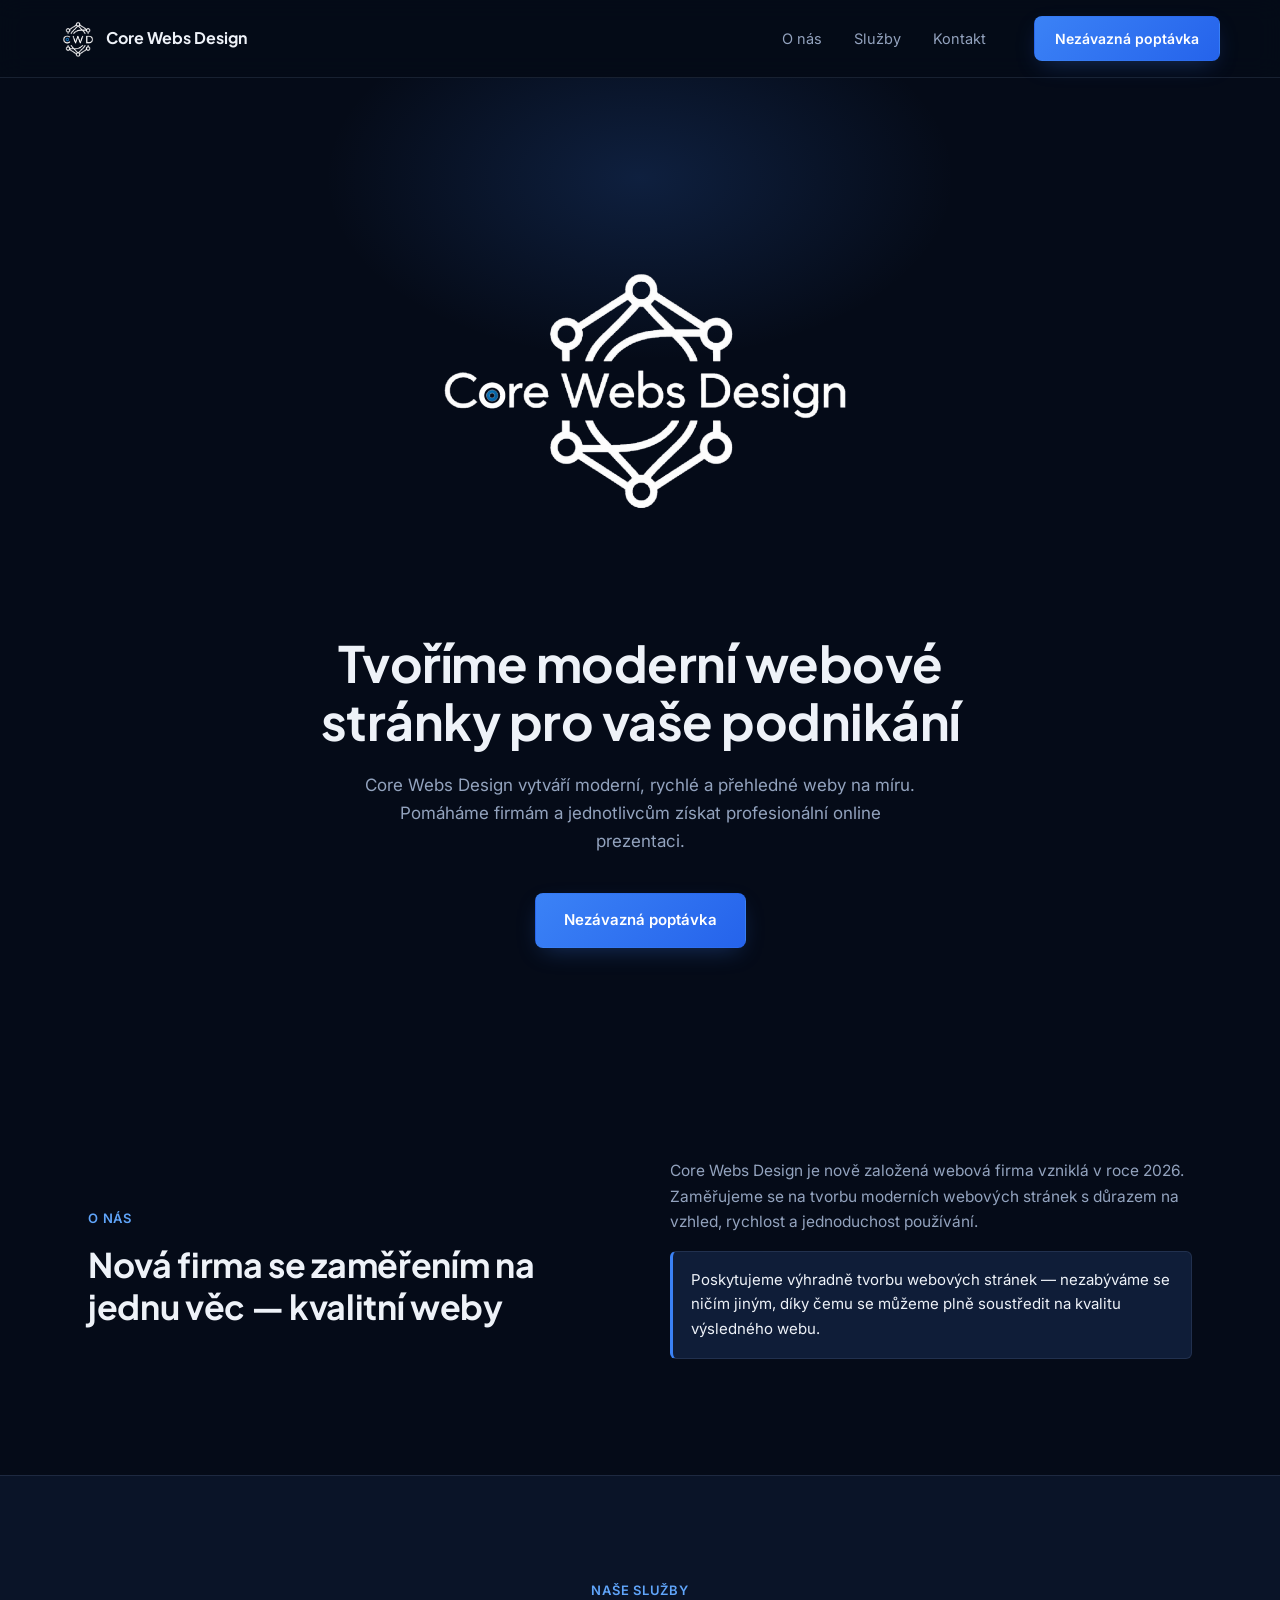
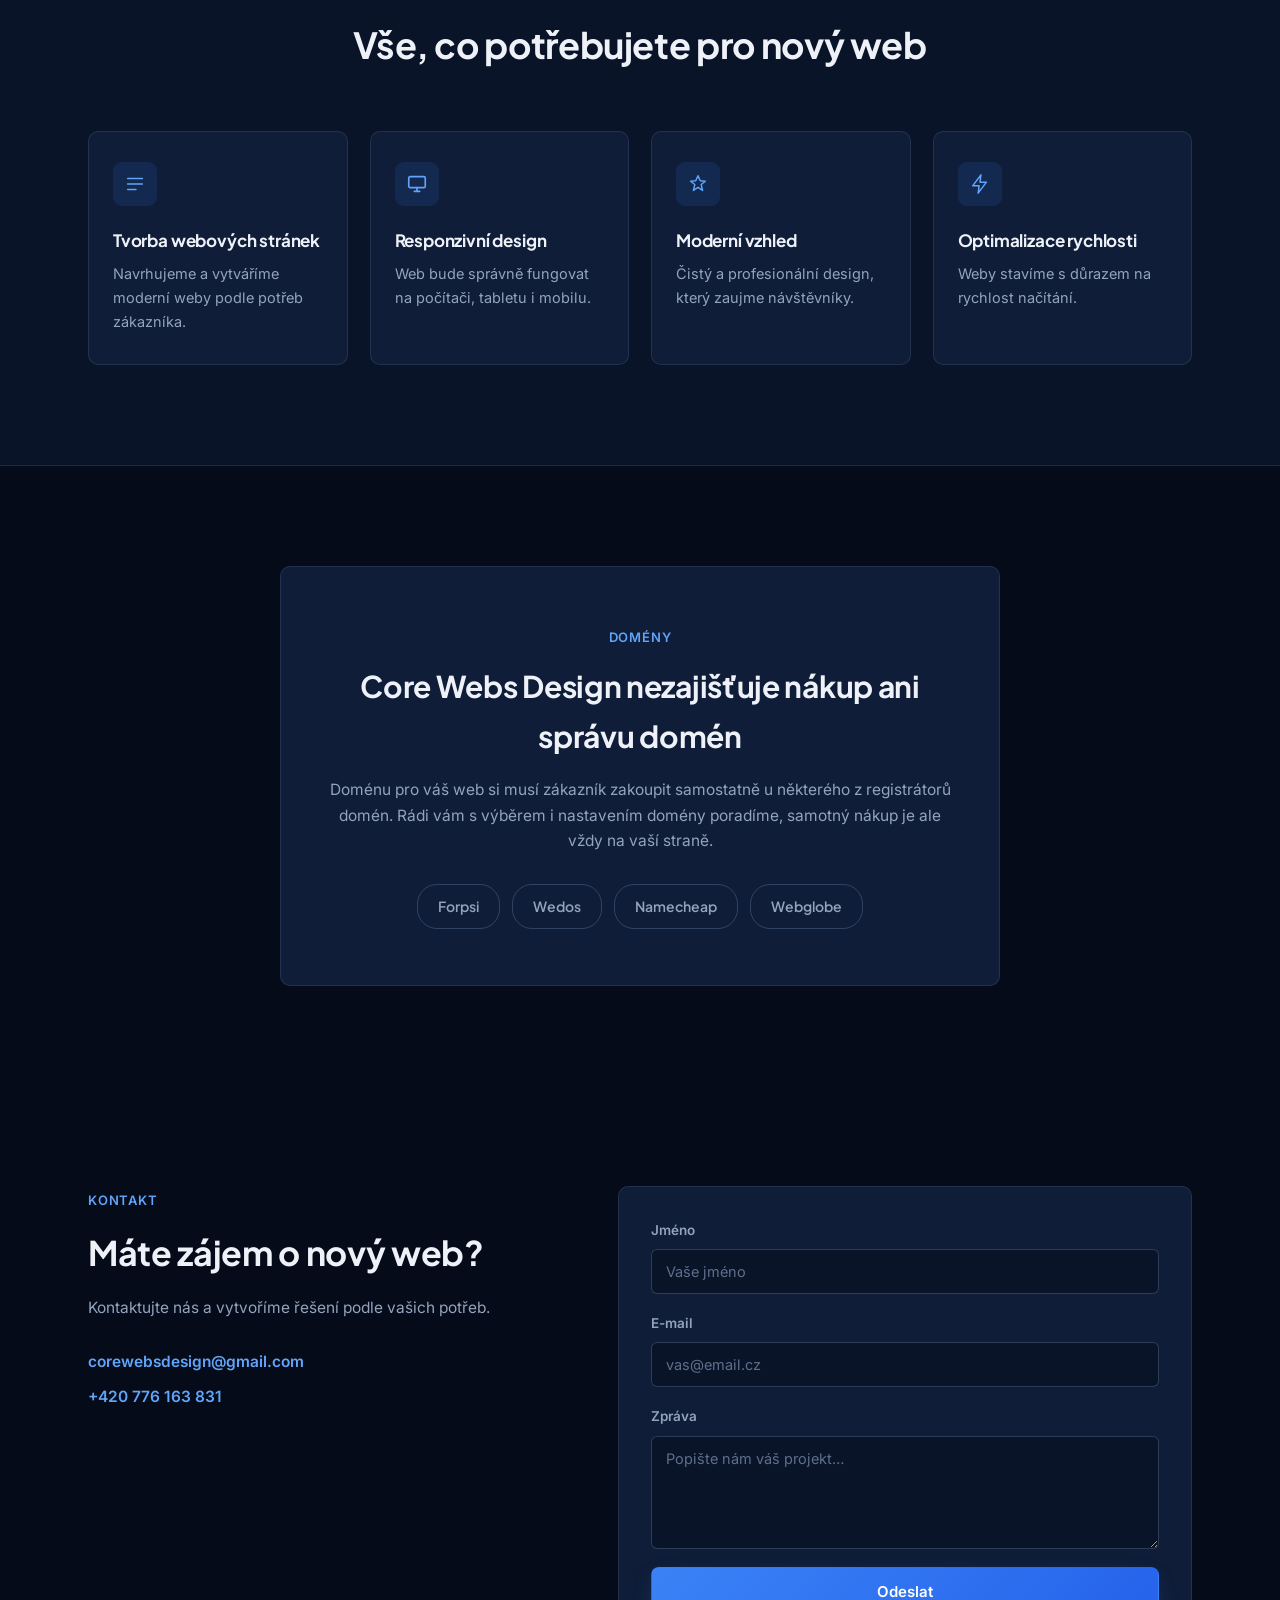
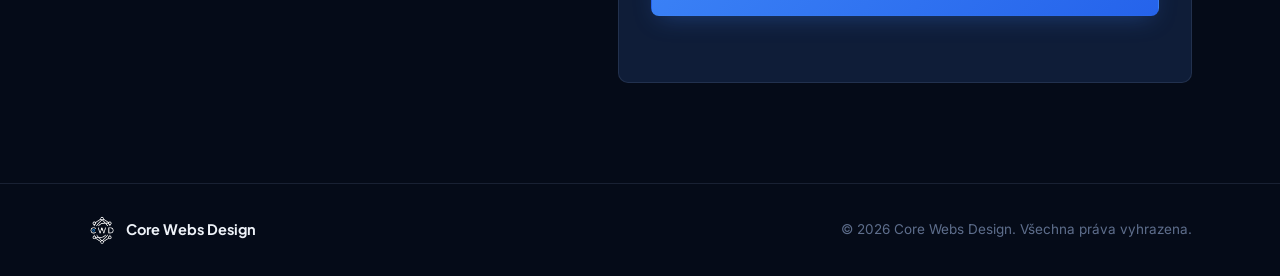
<file: index.html>
<!DOCTYPE html>
<html lang="cs">
<head>
<meta charset="UTF-8">
<meta name="viewport" content="width=device-width, initial-scale=1.0">
<title>Core Webs Design — Tvorba moderních webových stránek</title>
<meta name="description" content="Core Webs Design je nová webová firma založená v roce 2026. Navrhujeme a vytváříme moderní, rychlé a přehledné webové stránky na míru pro firmy i jednotlivce.">
<link rel="icon" type="image/png" href="mini.png">
<link rel="apple-touch-icon" href="mini.png">

<link rel="preconnect" href="https://fonts.googleapis.com">
<link rel="preconnect" href="https://fonts.gstatic.com" crossorigin>
<link href="https://fonts.googleapis.com/css2?family=Plus+Jakarta+Sans:wght@500;600;700;800&family=Inter:wght@400;500;600&display=swap" rel="stylesheet">

<link rel="stylesheet" href="style.css">
</head>
<body>

<!-- ============ HEADER / NAVIGATION ============ -->
<header class="site-header" id="top">
  <div class="wrap header-inner">
    <a href="#top" class="brand" aria-label="Core Webs Design — úvodní stránka">
      <img src="mini.png" alt="Core Webs Design logo" class="brand-icon" width="36" height="36">
      <span>Core Webs Design</span>
    </a>

    <nav class="main-nav" aria-label="Hlavní navigace">
      <a href="#o-nas">O nás</a>
      <a href="#sluzby">Služby</a>
      <a href="#kontakt">Kontakt</a>
    </nav>

    <a href="#kontakt" class="btn btn-primary btn-small">Nezávazná poptávka</a>

    <button class="nav-toggle" id="navToggle" aria-label="Otevřít menu" aria-expanded="false" aria-controls="mobileNav">
      <span></span><span></span><span></span>
    </button>
  </div>

  <nav class="mobile-nav" id="mobileNav" aria-label="Mobilní navigace">
    <a href="#o-nas">O nás</a>
    <a href="#sluzby">Služby</a>
    <a href="#kontakt">Kontakt</a>
    <a href="#kontakt" class="btn btn-primary">Nezávazná poptávka</a>
  </nav>
</header>

<main>

  <!-- ============ 1. HERO ============ -->
  <section class="hero">
    <div class="wrap hero-inner">
      <img src="big.png" alt="Core Webs Design" class="hero-logo" width="420" height="103">

      <h1 class="reveal">Tvoříme moderní webové stránky pro vaše podnikání</h1>
      <p class="hero-text reveal">
        Core Webs Design vytváří moderní, rychlé a přehledné weby na míru.
        Pomáháme firmám a jednotlivcům získat profesionální online prezentaci.
      </p>
      <div class="hero-cta reveal">
        <a href="#kontakt" class="btn btn-primary">Nezávazná poptávka</a>
      </div>
    </div>
    <div class="hero-glow" aria-hidden="true"></div>
  </section>

  <!-- ============ 2. O NÁS ============ -->
  <section class="section" id="o-nas">
    <div class="wrap">
      <div class="about-grid">
        <div class="reveal">
          <span class="eyebrow">O nás</span>
          <h2>Nová firma se zaměřením na jednu věc — kvalitní weby</h2>
        </div>
        <div class="reveal">
          <p>
            Core Webs Design je nově založená webová firma vzniklá v roce 2026.
            Zaměřujeme se na tvorbu moderních webových stránek s důrazem na vzhled,
            rychlost a jednoduchost používání.
          </p>
          <p class="highlight-note">
            Poskytujeme výhradně tvorbu webových stránek — nezabýváme se ničím jiným,
            díky čemu se můžeme plně soustředit na kvalitu výsledného webu.
          </p>
        </div>
      </div>
    </div>
  </section>

  <!-- ============ 3. NAŠE SLUŽBY ============ -->
  <section class="section section-alt" id="sluzby">
    <div class="wrap">
      <div class="section-title reveal">
        <span class="eyebrow">Naše služby</span>
        <h2>Vše, co potřebujete pro nový web</h2>
      </div>

      <div class="cards-grid">
        <article class="service-card reveal">
          <div class="service-icon" aria-hidden="true">
            <svg viewBox="0 0 24 24" fill="none"><path d="M4 6h16M4 12h16M4 18h9" stroke="currentColor" stroke-width="1.8" stroke-linecap="round"/></svg>
          </div>
          <h3>Tvorba webových stránek</h3>
          <p>Navrhujeme a vytváříme moderní weby podle potřeb zákazníka.</p>
        </article>

        <article class="service-card reveal">
          <div class="service-icon" aria-hidden="true">
            <svg viewBox="0 0 24 24" fill="none"><rect x="3" y="4" width="18" height="12" rx="1.5" stroke="currentColor" stroke-width="1.8"/><path d="M9 20h6M12 16v4" stroke="currentColor" stroke-width="1.8" stroke-linecap="round"/></svg>
          </div>
          <h3>Responzivní design</h3>
          <p>Web bude správně fungovat na počítači, tabletu i mobilu.</p>
        </article>

        <article class="service-card reveal">
          <div class="service-icon" aria-hidden="true">
            <svg viewBox="0 0 24 24" fill="none"><path d="M12 3l2.5 5.5L20 9l-4.5 3.6L17 19l-5-3.3L7 19l1.5-6.4L4 9l5.5-.5L12 3z" stroke="currentColor" stroke-width="1.6" stroke-linejoin="round"/></svg>
          </div>
          <h3>Moderní vzhled</h3>
          <p>Čistý a profesionální design, který zaujme návštěvníky.</p>
        </article>

        <article class="service-card reveal">
          <div class="service-icon" aria-hidden="true">
            <svg viewBox="0 0 24 24" fill="none"><path d="M13 2L4 14h7l-1 8 9-12h-7l1-8z" stroke="currentColor" stroke-width="1.6" stroke-linejoin="round"/></svg>
          </div>
          <h3>Optimalizace rychlosti</h3>
          <p>Weby stavíme s důrazem na rychlost načítání.</p>
        </article>
      </div>
    </div>
  </section>

  <!-- ============ 4. DOMÉNY ============ -->
  <section class="section" id="domeny">
    <div class="wrap">
      <div class="domain-box reveal">
        <span class="eyebrow">Domény</span>
        <h2>Core Webs Design nezajišťuje nákup ani správu domén</h2>
        <p>
          Doménu pro váš web si musí zákazník zakoupit samostatně u některého
          z registrátorů domén. Rádi vám s výběrem i nastavením domény poradíme,
          samotný nákup je ale vždy na vaší straně.
        </p>
        <ul class="domain-list" aria-label="Příklady registrátorů domén">
          <li><a href="https://www.forpsi.com/" target="_blank" rel="noopener noreferrer">Forpsi</a></li>
          <li><a href="https://www.wedos.com/" target="_blank" rel="noopener noreferrer">Wedos</a></li>
          <li><a href="https://www.namecheap.com/" target="_blank" rel="noopener noreferrer">Namecheap</a></li>
          <li><a href="https://www.webglobe.cz/" target="_blank" rel="noopener noreferrer">Webglobe</a></li>
        </ul>
      </div>
    </div>
  </section>

  <!-- ============ 6. KONTAKT ============ -->
  <section class="section" id="kontakt">
    <div class="wrap">
      <div class="contact-grid">
        <div class="reveal">
          <span class="eyebrow">Kontakt</span>
          <h2>Máte zájem o nový web?</h2>
          <p>Kontaktujte nás a vytvoříme řešení podle vašich potřeb.</p>
          <div class="contact-info">
            <a href="mailto:corewebsdesign@gmail.com">corewebsdesign@gmail.com</a>
            <a href="tel:+420776163831">+420 776 163 831</a>
          </div>
        </div>

        <form class="contact-form reveal" id="contactForm" action="https://formspree.io/f/xnjeznvl" method="POST" novalidate>
          <input type="hidden" name="_subject" value="Nová poptávka z webu Core Webs Design">
          <div class="form-row">
            <label for="jmeno">Jméno</label>
            <input type="text" id="jmeno" name="jmeno" placeholder="Vaše jméno" required>
          </div>
          <div class="form-row">
            <label for="email">E-mail</label>
            <input type="email" id="email" name="email" placeholder="vas@email.cz" required>
          </div>
          <div class="form-row">
            <label for="zprava">Zpráva</label>
            <textarea id="zprava" name="zprava" rows="5" placeholder="Popište nám váš projekt…" required></textarea>
          </div>
          <button type="submit" class="btn btn-primary btn-full">Odeslat</button>
          <p class="form-status" id="formStatus" role="status" aria-live="polite"></p>
        </form>
      </div>
    </div>
  </section>

</main>

<!-- ============ FOOTER ============ -->
<footer class="site-footer">
  <div class="wrap footer-inner">
    <a href="#top" class="brand brand-footer">
      <img src="mini.png" alt="Core Webs Design logo" width="28" height="28">
      <span>Core Webs Design</span>
    </a>
    <p>© 2026 Core Webs Design. Všechna práva vyhrazena.</p>
  </div>
</footer>

<script src="script.js"></script>
</body>
</html>
</file>
<file: style.css>
/* ==========================================================
   Core Webs Design — stylesheet
   Elegant dark-blue theme, minimal, responsive
   ========================================================== */

:root{
  /* colors */
  --navy-950:#050B18;
  --navy-900:#0A1428;
  --navy-800:#0F1D38;
  --navy-700:#152648;
  --navy-line: rgba(148,172,214,0.14);
  --navy-line-strong: rgba(148,172,214,0.26);

  --text-primary:#EEF2F8;
  --text-muted:#93A3BE;
  --text-faint:#5E6E8C;

  --blue-500:#3B82F6;
  --blue-400:#60A5FA;
  --blue-glow: rgba(59,130,246,0.35);

  /* type */
  --font-head:'Plus Jakarta Sans', sans-serif;
  --font-body:'Inter', sans-serif;

  /* layout */
  --maxw: 1160px;
  --radius: 10px;
}

*{ box-sizing:border-box; margin:0; padding:0; }

html{ scroll-behavior:smooth; }

body{
  background:var(--navy-950);
  color:var(--text-primary);
  font-family:var(--font-body);
  line-height:1.65;
  -webkit-font-smoothing:antialiased;
  overflow-x:hidden;
}

img{ max-width:100%; display:block; }

a{ color:inherit; text-decoration:none; }

ul{ list-style:none; }

h1,h2,h3{ font-family:var(--font-head); font-weight:700; letter-spacing:-0.01em; color:var(--text-primary); }

::selection{ background:var(--blue-500); color:#fff; }

:focus-visible{ outline:2px solid var(--blue-400); outline-offset:3px; }

.wrap{
  max-width:var(--maxw);
  margin:0 auto;
  padding:0 28px;
}

/* ---------- Buttons ---------- */
.btn{
  display:inline-flex;
  align-items:center;
  justify-content:center;
  gap:8px;
  font-family:var(--font-body);
  font-weight:600;
  font-size:15px;
  padding:14px 28px;
  border-radius:8px;
  border:1px solid transparent;
  cursor:pointer;
  transition:transform .2s ease, box-shadow .2s ease, background .2s ease, border-color .2s ease;
}
.btn-primary{
  background:linear-gradient(135deg, var(--blue-500), #2563EB);
  color:#fff;
  box-shadow:0 8px 24px -8px var(--blue-glow);
}
.btn-primary:hover{
  transform:translateY(-2px);
  box-shadow:0 12px 30px -6px var(--blue-glow);
}
.btn-ghost{
  background:transparent;
  border-color:var(--navy-line-strong);
  color:var(--text-primary);
}
.btn-ghost:hover{ border-color:var(--blue-400); color:var(--blue-400); }
.btn-small{ padding:10px 20px; font-size:14px; }
.btn-full{ width:100%; }

/* ---------- Header ---------- */
.site-header{
  position:sticky;
  top:0;
  z-index:100;
  background:rgba(5,11,24,0.82);
  backdrop-filter:blur(12px);
  -webkit-backdrop-filter:blur(12px);
  border-bottom:1px solid var(--navy-line);
}
.header-inner{
  display:flex;
  align-items:center;
  justify-content:space-between;
  gap:24px;
  padding:16px 0;
}
.brand{
  display:flex;
  align-items:center;
  gap:10px;
  font-family:var(--font-head);
  font-weight:700;
  font-size:16px;
  flex-shrink:0;
}
.brand-icon{ border-radius:8px; }

.main-nav{
  display:flex;
  gap:32px;
  margin-left:auto;
  margin-right:24px;
}
.main-nav a{
  font-size:14.5px;
  color:var(--text-muted);
  position:relative;
  transition:color .2s ease;
}
.main-nav a::after{
  content:"";
  position:absolute;
  left:0; bottom:-6px;
  width:0; height:1.5px;
  background:var(--blue-400);
  transition:width .25s ease;
}
.main-nav a:hover{ color:var(--text-primary); }
.main-nav a:hover::after{ width:100%; }

.nav-toggle{
  display:none;
  flex-direction:column;
  justify-content:center;
  gap:5px;
  width:34px;
  height:34px;
  background:none;
  border:none;
  cursor:pointer;
}
.nav-toggle span{
  display:block;
  width:100%;
  height:2px;
  background:var(--text-primary);
  border-radius:2px;
  transition:transform .25s ease, opacity .25s ease;
}
.nav-toggle.open span:nth-child(1){ transform:translateY(7px) rotate(45deg); }
.nav-toggle.open span:nth-child(2){ opacity:0; }
.nav-toggle.open span:nth-child(3){ transform:translateY(-7px) rotate(-45deg); }

.mobile-nav{
  display:none;
  flex-direction:column;
  gap:4px;
  padding:8px 28px 22px;
  border-top:1px solid var(--navy-line);
}
.mobile-nav a{
  padding:12px 4px;
  font-size:15px;
  color:var(--text-muted);
  border-bottom:1px solid var(--navy-line);
}
.mobile-nav .btn{ margin-top:14px; }
.mobile-nav.open{ display:flex; }

/* ---------- Hero ---------- */
.hero{
  position:relative;
  padding:100px 0 110px;
  text-align:center;
  overflow:hidden;
}
.hero-glow{
  position:absolute;
  top:-160px; left:50%;
  transform:translateX(-50%);
  width:900px; height:520px;
  background:radial-gradient(closest-side, var(--blue-glow), transparent 70%);
  opacity:0.5;
  pointer-events:none;
  z-index:0;
}
.hero-inner{ position:relative; z-index:1; display:flex; flex-direction:column; align-items:center; }
.hero-logo{
  width:min(420px, 70vw);
  height:auto;
  margin-bottom:36px;
}
.hero h1{
  font-size:clamp(30px, 4.6vw, 50px);
  line-height:1.15;
  max-width:760px;
  margin-bottom:22px;
}
.hero-text{
  color:var(--text-muted);
  font-size:17px;
  max-width:560px;
  margin-bottom:38px;
}
.hero-cta{ display:flex; gap:16px; flex-wrap:wrap; justify-content:center; }

/* ---------- Sections (generic) ---------- */
.section{ padding:100px 0; }
.section-alt{ background:var(--navy-900); border-top:1px solid var(--navy-line); border-bottom:1px solid var(--navy-line); }

.eyebrow{
  display:inline-block;
  font-size:13px;
  font-weight:600;
  letter-spacing:0.06em;
  text-transform:uppercase;
  color:var(--blue-400);
  margin-bottom:14px;
}

.section-title{ text-align:center; max-width:640px; margin:0 auto 56px; }
.section-title h2{ font-size:clamp(26px,3.2vw,36px); margin-bottom:14px; }
.section-desc{ color:var(--text-muted); font-size:15.5px; }

/* ---------- O nás ---------- */
.about-grid{
  display:grid;
  grid-template-columns:1fr 1fr;
  gap:60px;
  align-items:center;
}
.about-grid h2{ font-size:clamp(24px,3vw,34px); line-height:1.25; }
.about-grid p{ color:var(--text-muted); font-size:15.5px; margin-bottom:16px; }
.highlight-note{
  color:var(--text-primary) !important;
  background:var(--navy-800);
  border:1px solid var(--navy-line);
  border-left:3px solid var(--blue-500);
  padding:16px 18px;
  border-radius:6px;
  font-size:15px !important;
}

/* ---------- Services cards ---------- */
.cards-grid{
  display:grid;
  grid-template-columns:repeat(4, 1fr);
  gap:22px;
}
.service-card{
  background:var(--navy-800);
  border:1px solid var(--navy-line);
  border-radius:var(--radius);
  padding:30px 24px;
  transition:transform .25s ease, border-color .25s ease, box-shadow .25s ease;
}
.service-card:hover{
  transform:translateY(-6px);
  border-color:var(--navy-line-strong);
  box-shadow:0 20px 40px -20px rgba(0,0,0,0.5);
}
.service-icon{
  width:44px; height:44px;
  display:flex; align-items:center; justify-content:center;
  border-radius:9px;
  background:rgba(59,130,246,0.12);
  color:var(--blue-400);
  margin-bottom:20px;
}
.service-icon svg{ width:22px; height:22px; }
.service-card h3{ font-size:17px; margin-bottom:8px; }
.service-card p{ color:var(--text-muted); font-size:14.5px; }

/* ---------- Domény ---------- */
.domain-box{
  max-width:720px;
  margin:0 auto;
  text-align:center;
  background:var(--navy-800);
  border:1px solid var(--navy-line);
  border-radius:var(--radius);
  padding:56px 44px;
}
.domain-box h2{ font-size:clamp(22px,2.8vw,30px); margin-bottom:16px; }
.domain-box p{ color:var(--text-muted); font-size:15.5px; margin-bottom:30px; }
.domain-list{
  display:flex;
  flex-wrap:wrap;
  justify-content:center;
  gap:12px;
}
.domain-list li{ display:flex; }
.domain-list a{
  font-family:var(--font-head);
  font-weight:600;
  font-size:14px;
  padding:10px 20px;
  border-radius:20px;
  border:1px solid var(--navy-line-strong);
  color:var(--text-muted);
  transition:color .2s ease, border-color .2s ease, background .2s ease;
}
.domain-list a:hover{
  color:var(--text-primary);
  border-color:var(--blue-400);
  background:rgba(59,130,246,0.1);
}

/* ---------- Ukázky webů ---------- */
.showcase-grid{
  display:grid;
  grid-template-columns:repeat(4, 1fr);
  gap:22px;
}
.showcase-card{
  border:1px solid var(--navy-line);
  border-radius:var(--radius);
  overflow:hidden;
  background:var(--navy-800);
  transition:transform .25s ease, border-color .25s ease;
}
.showcase-card:hover{ transform:translateY(-6px); border-color:var(--navy-line-strong); }
.showcase-card img{ width:100%; aspect-ratio:4/3; object-fit:cover; }
.showcase-card h3{
  font-size:15px;
  font-weight:600;
  padding:16px 18px;
}

/* ---------- Kontakt ---------- */
.contact-grid{
  display:grid;
  grid-template-columns:0.9fr 1.1fr;
  gap:60px;
}
.contact-grid h2{ font-size:clamp(24px,3vw,34px); margin-bottom:14px; }
.contact-grid > div > p{ color:var(--text-muted); font-size:15.5px; margin-bottom:28px; }
.contact-info{ display:flex; flex-direction:column; gap:10px; }
.contact-info a{
  font-weight:600;
  color:var(--blue-400);
  font-size:15.5px;
  transition:color .2s ease;
}
.contact-info a:hover{ color:var(--text-primary); }

.contact-form{
  background:var(--navy-800);
  border:1px solid var(--navy-line);
  border-radius:var(--radius);
  padding:32px;
}
.form-row{ margin-bottom:18px; display:flex; flex-direction:column; gap:8px; }
.form-row label{ font-size:13.5px; font-weight:600; color:var(--text-muted); }
.form-row input,
.form-row textarea{
  background:var(--navy-900);
  border:1px solid var(--navy-line-strong);
  border-radius:6px;
  padding:13px 14px;
  font-family:var(--font-body);
  font-size:14.5px;
  color:var(--text-primary);
  resize:vertical;
  transition:border-color .2s ease;
}
.form-row input:focus,
.form-row textarea:focus{ border-color:var(--blue-400); outline:none; }
.form-row input::placeholder,
.form-row textarea::placeholder{ color:var(--text-faint); }

.form-status{
  margin-top:14px;
  font-size:14px;
  text-align:center;
  color:var(--blue-400);
  min-height:20px;
}

/* ---------- Footer ---------- */
.site-footer{ border-top:1px solid var(--navy-line); padding:32px 0; }
.footer-inner{
  display:flex;
  align-items:center;
  justify-content:space-between;
  flex-wrap:wrap;
  gap:14px;
}
.brand-footer{ font-size:14.5px; }
.footer-inner p{ color:var(--text-faint); font-size:13.5px; }

/* ---------- Reveal-on-scroll animation ---------- */
.reveal{
  opacity:0;
  transform:translateY(18px);
  transition:opacity .7s ease, transform .7s ease;
}
.reveal.in-view{ opacity:1; transform:translateY(0); }

@media (prefers-reduced-motion: reduce){
  .reveal{ opacity:1; transform:none; transition:none; }
  html{ scroll-behavior:auto; }
}

/* ---------- Responsive ---------- */
@media (max-width:960px){
  .cards-grid{ grid-template-columns:repeat(2, 1fr); }
  .showcase-grid{ grid-template-columns:repeat(2, 1fr); }
  .about-grid{ grid-template-columns:1fr; gap:20px; }
  .contact-grid{ grid-template-columns:1fr; }
}

@media (max-width:780px){
  .main-nav{ display:none; }
  .header-inner > .btn-small{ display:none; }
  .nav-toggle{ display:flex; }
}

@media (max-width:560px){
  .wrap{ padding:0 20px; }
  .hero{ padding:70px 0 80px; }
  .section{ padding:70px 0; }
  .cards-grid{ grid-template-columns:1fr; }
  .showcase-grid{ grid-template-columns:1fr; }
  .domain-box{ padding:36px 24px; }
}
</file>
